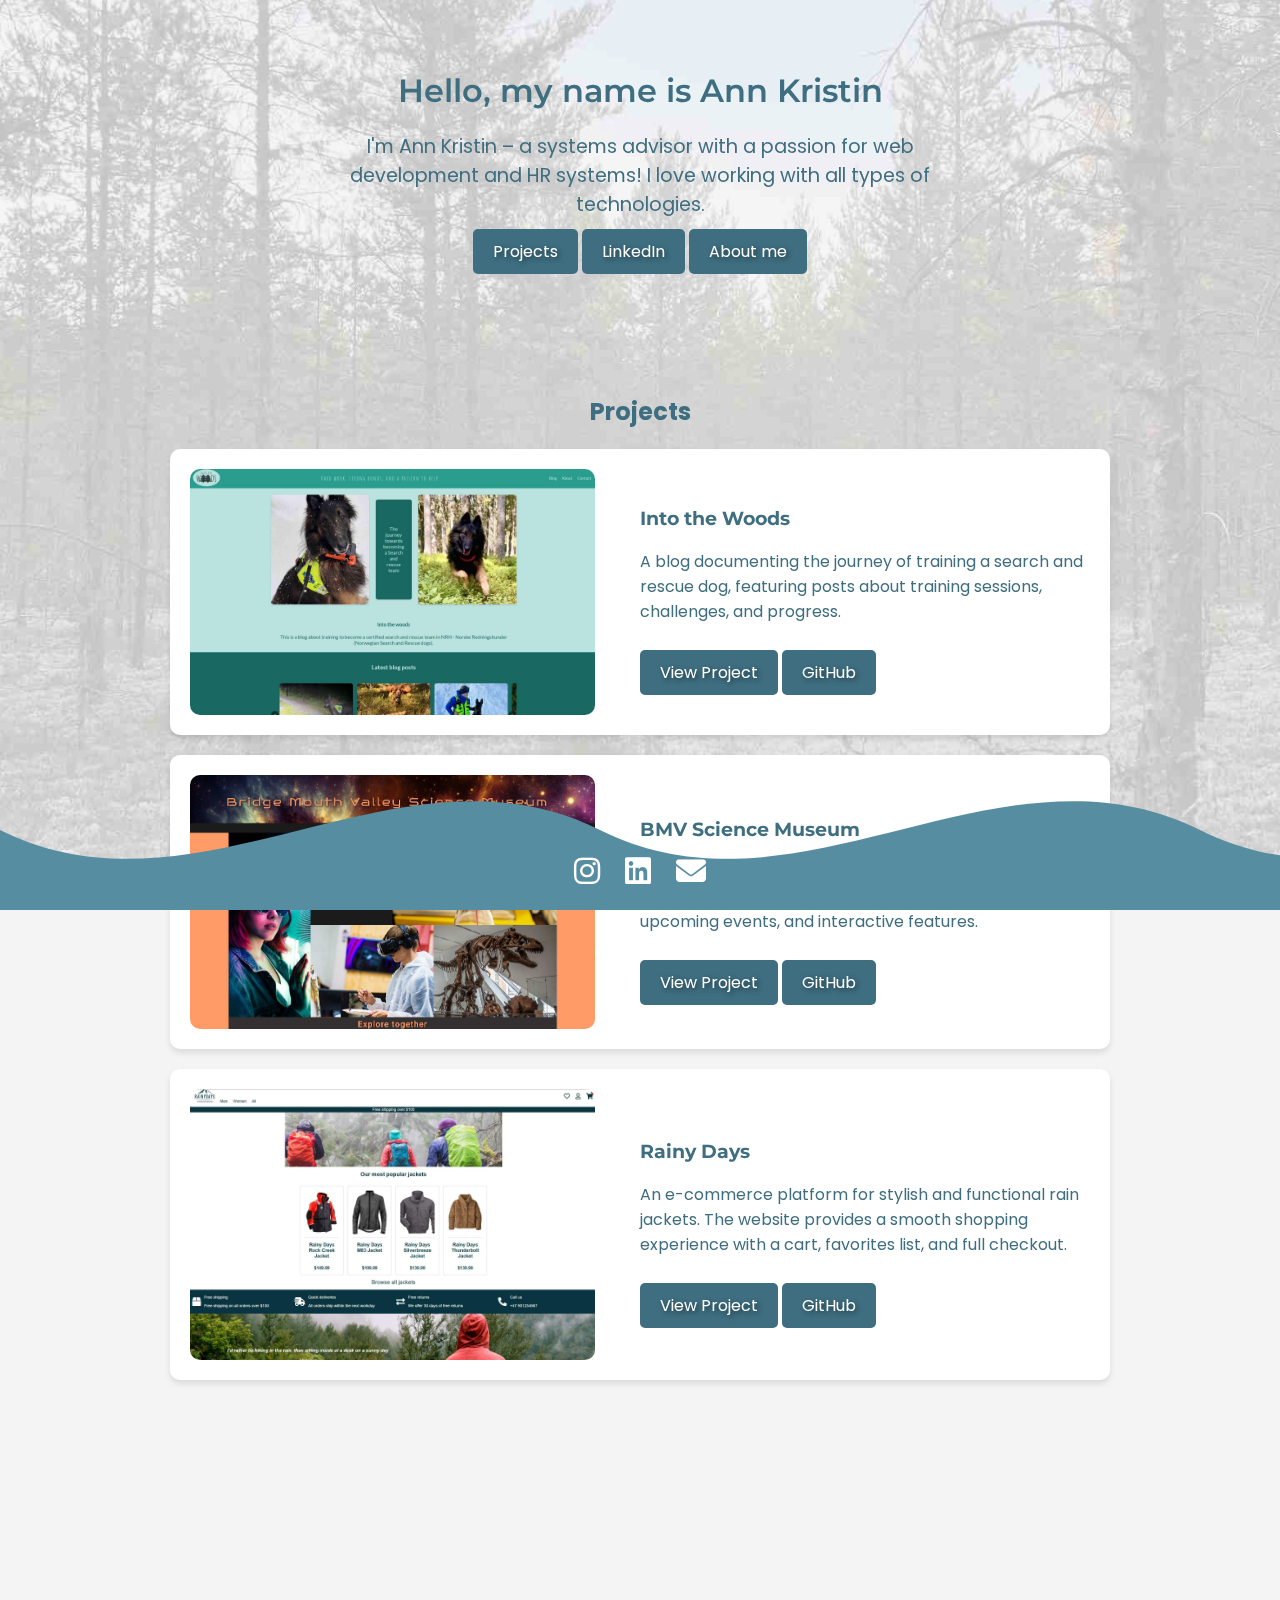
<file: index.html>
<!DOCTYPE html>
<html lang="en">
<head>
    <meta charset="UTF-8">
    <meta name="viewport" content="width=device-width, initial-scale=1.0">
    <title>My Portfolio</title>
    <link rel="stylesheet" href="style.css">
    <link rel="stylesheet" href="https://cdnjs.cloudflare.com/ajax/libs/font-awesome/6.4.2/css/all.min.css">
    <link href="https://fonts.googleapis.com/css2?family=Poppins:wght@300;400;600&family=Montserrat:wght@300;400;600&display=swap" rel="stylesheet">
</head>



<body>
    <div class="wrapper">
    <header>
        <h1>Hello, my name is <span>Ann Kristin</span></h1>
        <p>I'm Ann Kristin – a systems advisor with a passion for web development and HR systems! I love working with all types of technologies.</p>
        <a href="#projects" class="btn">Projects</a>
        <a href="https://www.linkedin.com/in/ann-kristin-haugen-830b10170" class="btn">LinkedIn</a>
        <a href="/about.html" class="btn">About me</a>
    </header>
<main>
    <section id="projects">
        <h2>Projects</h2>
    
        <div class="project-card">
            <img src="/images/into-the-woods.jpg" alt="Into the Woods project">
            <div class="project-info">
                <h3>Into the Woods</h3>
                <p>A blog documenting the journey of training a search and rescue dog, featuring posts about training sessions, challenges, and progress.</p>
                <a href="https://into-the-woods.netlify.app/" class="btn">View Project</a>
                <a href="https://github.com/Lilly-yy/project-exam-annhau" class="btn github">GitHub</a>
            </div>
        </div>
    
        <div class="project-card">
            <img src="/images/bmv-science.jpg" alt="BMV Science Museum project">
            <div class="project-info">
                <h3>BMV Science Museum</h3>
                <p>An informative website for a science museum, designed to engage visitors with details about exhibitions, upcoming events, and interactive features.</p>
                <a href="https://main--bmvsciencemuseum.netlify.app/" class="btn">View Project</a>
                <a href="https://github.com/Lilly-yy/SemesterProject1" class="btn github">GitHub</a>
            </div>
        </div>
    
        <div class="project-card">
            <img src="/images/rainy-days.jpg" alt="Rainy Days project">
            <div class="project-info">
                <h3>Rainy Days</h3>
                <p>An e-commerce platform for stylish and functional rain jackets. The website provides a smooth shopping experience with a cart, favorites list, and full checkout.</p>
                <a href="https://darling-pavlova-annhau.netlify.app/" class="btn">View Project</a>
                <a href="https://github.com/Noroff-FEU-Assignments/cross-course-project-Lilly-yy" class="btn github">GitHub</a>
            </div>
        </div>
    </section>
</main>
    <footer>
        <div class="wave-container">
            <div class="social-icons">
                <a href="https://www.instagram.com/belgerdio/" aria-label="Instagram"><i class="fa-brands fa-instagram"></i></a>
                <a href="https://www.linkedin.com/in/ann-kristin-haugen-830b10170" aria-label="LinkedIn"><i class="fa-brands fa-linkedin"></i></a>
                <a href="mailto: ann.kristin.haugen@outlook.com" aria-label="Email"><i class="fa-solid fa-envelope"></i></a>
            </div>
            
        </div>
    </footer>
</div>
</body>
</html>
</file>
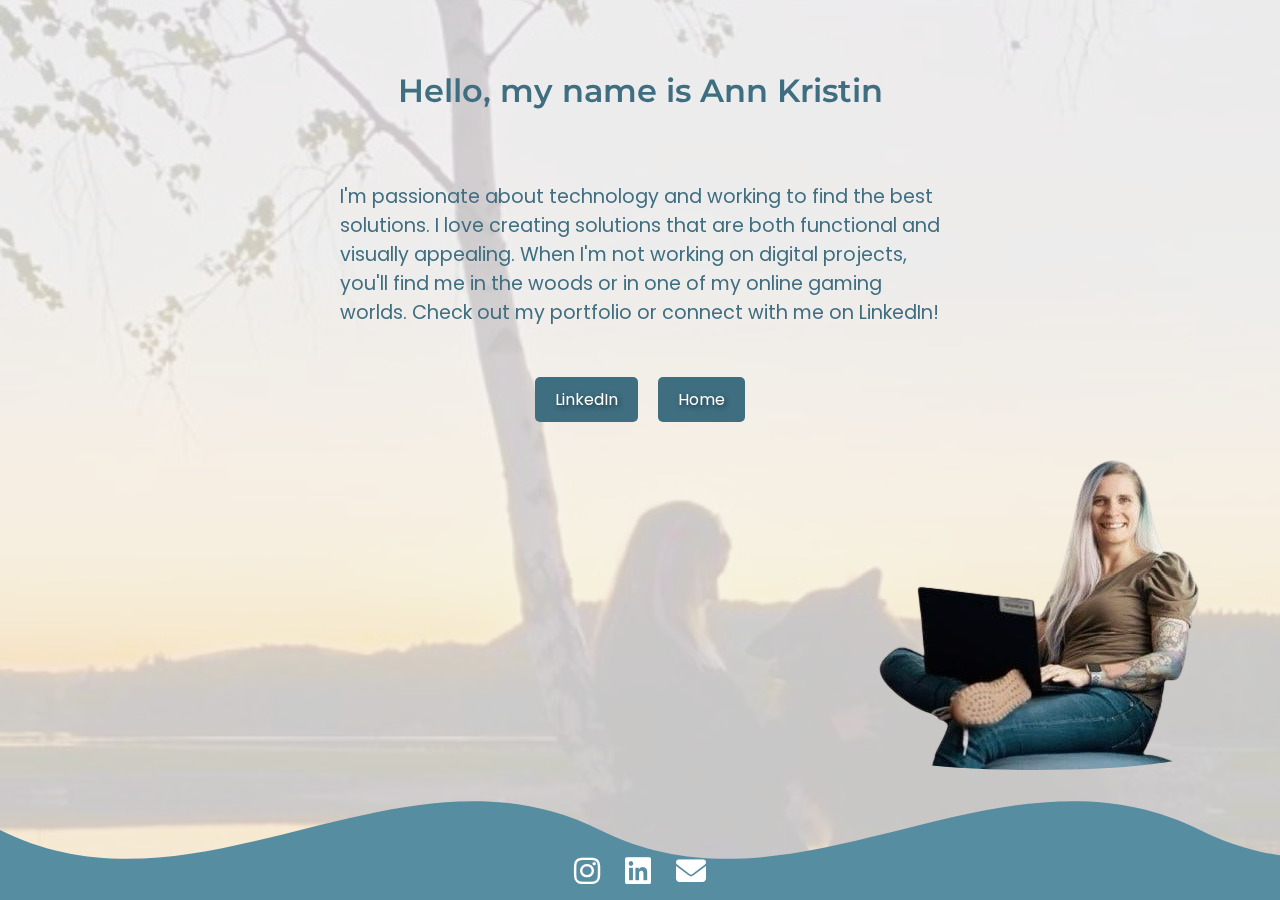
<file: about.html>
<!DOCTYPE html>
<html lang="en">
  <head>
    <meta charset="UTF-8" />
    <meta name="viewport" content="width=device-width, initial-scale=1.0" />
    <title>My Portfolio</title>
    <link rel="stylesheet" href="about.css" />
    <link
      rel="stylesheet"
      href="https://cdnjs.cloudflare.com/ajax/libs/font-awesome/6.4.2/css/all.min.css"
    />
    <link
      href="https://fonts.googleapis.com/css2?family=Poppins:wght@300;400;600&family=Montserrat:wght@300;400;600&display=swap"
      rel="stylesheet"
    />
  </head>
  <body>
    <div class="wrapper">
      <header>
        <h1>Hello, my name is Ann Kristin</h1>
      </header>
      <main>
        <p>
          I'm passionate about technology and working to find the best
          solutions. I love creating solutions that are both functional and
          visually appealing. When I'm not working on digital projects, you'll
          find me in the woods or in one of my online gaming worlds. Check out
          my portfolio or connect with me on LinkedIn!
        </p>
        <div class="btn-container">
          <a href="https://www.linkedin.com/in/ann-kristin-haugen-830b10170" class="btn"
            >LinkedIn</a
          >
          <a href="/" class="btn">Home</a>
        </div>
        <div class="about-me">
          <div class="about-left">
          </div>
          <div class="about-image">
            <div class="image-container">
              <img src="/images/ann-kristin.png" alt="Ann Kristin" />
            </div>
          </div>
        </div>
      </main>
      <footer>
        <div class="wave-container">
          <div class="social-icons">
            <a
              href="https://www.instagram.com/belgerdio/"
              aria-label="Instagram"
              ><i class="fa-brands fa-instagram"></i
            ></a>
            <a
              href="https://www.linkedin.com/in/ann-kristin-haugen-830b10170"
              aria-label="LinkedIn"
              ><i class="fa-brands fa-linkedin"></i
            ></a>
            <a href="mailto: ann.kristin.haugen@outlook.com" aria-label="Email"
              ><i class="fa-solid fa-envelope"></i
            ></a>
          </div>
        </div>
      </footer>
    </div>
  </body>
</html>
</file>
<file: style.css>
:root {
    --primary-color: #568DA0;
    --secondary-color: #3e6e80;
    --background-color: #f4f4f4;
    --text-color: #333;
    --light-text: white;
    --font-heading: 'Montserrat', sans-serif;
    --font-body: 'Poppins', sans-serif;
}

body {
    font-family: var(--font-body);
    background-color: var(--background-color);
    color: var(--secondary-color);
    margin: 0;
    padding: 0;
   
}

h1, p, h2, h3 {
    color: var(--secondary-color);
}


body::before {
    content: "";
    position: fixed;
    top: 0;
    left: 0;
    width: 100%;
    height: 100%;
    background: url('background-index.JPEG') no-repeat center/cover;
    opacity: 0.2; 
    z-index: -1;
}
/* Ramme rundt siden */
.container {
    max-width: 1200px;
    margin: 20px auto;
    padding: 20px;
    border: 3px solid var(--border-color);
    border-radius: 15px;
    background: rgba(255, 255, 255, 0.85);
    box-shadow: 0 4px 10px rgba(0, 0, 0, 0.2);
}

/* Header */
header {
    text-align: center;
    padding: 50px 20px;
    color: var(--light-text);
}

header h1 {
    font-family: var(--font-heading);
    font-weight: 600;
}

header p {
    font-size: 1.2rem;
    max-width: 600px;
    margin: 0 auto;
}

/* Buttons */
.btn {
    display: inline-block;
    padding: 10px 20px;
    background-color: var(--secondary-color);
    color: var(--light-text);
    text-decoration: none;
    text-shadow: 2px 2px 5px rgba(0, 0, 0, 0.5); 
    border-radius: 5px;
    margin-top: 10px;
    transition: 0.3s;
    
}

.btn:hover {
    background-color: var(--primary-color);
}

/* Projects section */
#projects {
    text-align: center;
    padding: 50px 20px;
    padding-bottom: 200px;
}

.project-card {
    display: flex;
    align-items: center;
    justify-content: space-between;
    background: white;
    margin: 20px auto;
    padding: 20px;
    max-width: 900px;
    border-radius: 10px;
    box-shadow: 0 4px 6px rgba(0, 0, 0, 0.1);
}

/* Standard: Bildet til venstre, tekst til høyre */
.project-card img {
    width: 45%;
    border-radius: 10px;
}

.project-info {
    width: 50%;
    text-align: left;
}
.project-card img {
    width: 45%;
    border-radius: 10px;
}

.project-info {
    width: 50%;
    text-align: left;
}

.project-info h3 {
    font-family: var(--font-heading);
}


/* Mobilvennlig layout */
@media (max-width: 768px) {
    .project-card {
        flex-direction: column; /* Endrer til vertikal layout */
        text-align: center;
        width: 100%;
    }

    .project-card img {
        width: 100%; /* Gjør bildet bredere */
        border-radius: 10px 10px 0 0; /* Runde hjørner kun øverst */
    }

    .project-info {
        width: 100%;
        padding-top: 10px;
        text-align: center;
    }

    .project-info .btn {
        display: block; /* Gjør knappene bredere */
        margin: 10px auto;
        width: 80%;
    }
}

/* Footer */
footer {
    text-align: center;
    color: var(--light-text);
}

footer img {
    width: 30px;
    margin: 0 10px;
}
.vector-bottom {
    position: relative;
    width: 100%;
    height: 100px;
    background: var(--primary-color);
    clip-path: polygon(100% 30%, 10% 0%, 100% 60%, 0% 100%);
}

/* Bølge-container */
.wave-container {
    position: fixed;
    bottom: -10px;
    width: 100%;
    height: 180px; /* Juster høyden */
    background-color: #568DA0;
    clip-path: path("M0,100 C200,200 400,0 600,100 C800,200 1000,0 1200,100 C1400,200 1600,0 1800,100 L1800,300 L0,300 Z");
    padding: 0;
}

/* Plasserer ikonene riktig i bølgen */
.social-icons {
    position: fixed;
    bottom: 5px; /* Justerer ikonene opp */
    left: 50%;
    transform: translateX(-50%);
    display: flex;
    gap: 25px;
}

/* Stil for ikonene */
.social-icons a {
    color:var(--light-text);
    font-size: 30px;
    transition: transform 0.3s ease, color 0.3s ease;
}

.social-icons a:hover {
    transform: scale(1.2);
    color: #d1ecf1;
}
</file>
<file: about.css>
:root {
  --primary-color: #568da0;
  --secondary-color: #3e6e80;
  --background-color: #f4f4f4;
  --text-color: #333;
  --light-text: white;
  --font-heading: "Montserrat", sans-serif;
  --font-body: "Poppins", sans-serif;
}

body {
  font-family: var(--font-body);
  background-color: var(--background-color);
  color: var(--secondary-color);
  margin: 0;
  padding: 0;
}

h1,
p,
h2,
h3 {
  color: var(--secondary-color);
}

body::before {
  content: "";
  position: fixed;
  top: 0;
  left: 0;
  width: 100%;
  height: 100%;
  background: url("/images/background-about-me.JPEG") no-repeat center/cover;
  opacity: 0.2;
  z-index: -1;
}

/* Header */
header {
  text-align: center;
  padding: 50px 20px;
  color: var(--light-text);
}

header h1 {
  font-family: var(--font-heading);
  font-weight: 600;
}

header p {
  font-size: 1.2rem;
  max-width: 600px;
  margin: 0 auto;
}

main p {
  font-size: 1.2rem;
  max-width: 600px;
  margin: 0 auto;
}

/* Buttons */
.btn-container {
  display: flex;
  justify-content: center;
  margin-top: 20px;
  padding: 20px;
}

.btn {
  display: inline-block;
  padding: 10px 20px;
  background-color: var(--secondary-color);
  color: var(--light-text);
  text-decoration: none;
  text-shadow: 2px 2px 5px rgba(0, 0, 0, 0.5);
  border-radius: 5px;
  margin: 10px;
  transition: 0.3s;
}

.btn:hover {
  background-color: var(--primary-color);
}

.about-me {
  display: flex;
  align-items: center;
  justify-content: space-between;
  max-width: 1200px;
}

.about-text {
  width: 50%;
  text-align: left;
  padding-left: 40px;
}


.about-image {
  width: 50%;
  display: flex;
  justify-content: flex-end;
  align-items: flex-end;
}

.image-container {
  position: relative;
  border-radius: 80% / 10%;
  display: flex;
  align-items: center;
  justify-content: center;
  overflow: hidden;
}

/* Phone responsiveness */
@media (max-width: 768px) {
  .about-me {
    flex-direction: column;
    text-align: center;
    gap: 30px;
  }

  .about-text {
    width: 100%;
    padding-left: 0;
  }

  .about-image {
    width: 100%;
    justify-content: center;
  }

  .image-container {
    max-width: 300px;
  }
}

/* Footer */
footer {
  text-align: center;
  color: var(--light-text);
}

footer img {
  width: 30px;
  margin: 0 10px;
}

.vector-bottom {
  position: relative;
  width: 100%;
  height: 100px;
  background: var(--primary-color);
  clip-path: polygon(100% 30%, 10% 0%, 100% 60%, 0% 100%);
}

/* Wave-container */
.wave-container {
  position: fixed;
  bottom: -10px;
  width: 100%;
  height: 180px;
  background-color: #568da0;
  clip-path: path(
    "M0,100 C200,200 400,0 600,100 C800,200 1000,0 1200,100 C1400,200 1600,0 1800,100 L1800,300 L0,300 Z"
  );
  padding: 0;
}

.social-icons {
  position: fixed;
  bottom: 5px;
  left: 50%;
  transform: translateX(-50%);
  display: flex;
  gap: 25px;
}

/* Style for icons */
.social-icons a {
  color: var(--light-text);
  font-size: 30px;
  transition: transform 0.3s ease, color 0.3s ease;
}

.social-icons a:hover {
  transform: scale(1.2);
  color: #d1ecf1;
}
</file>
